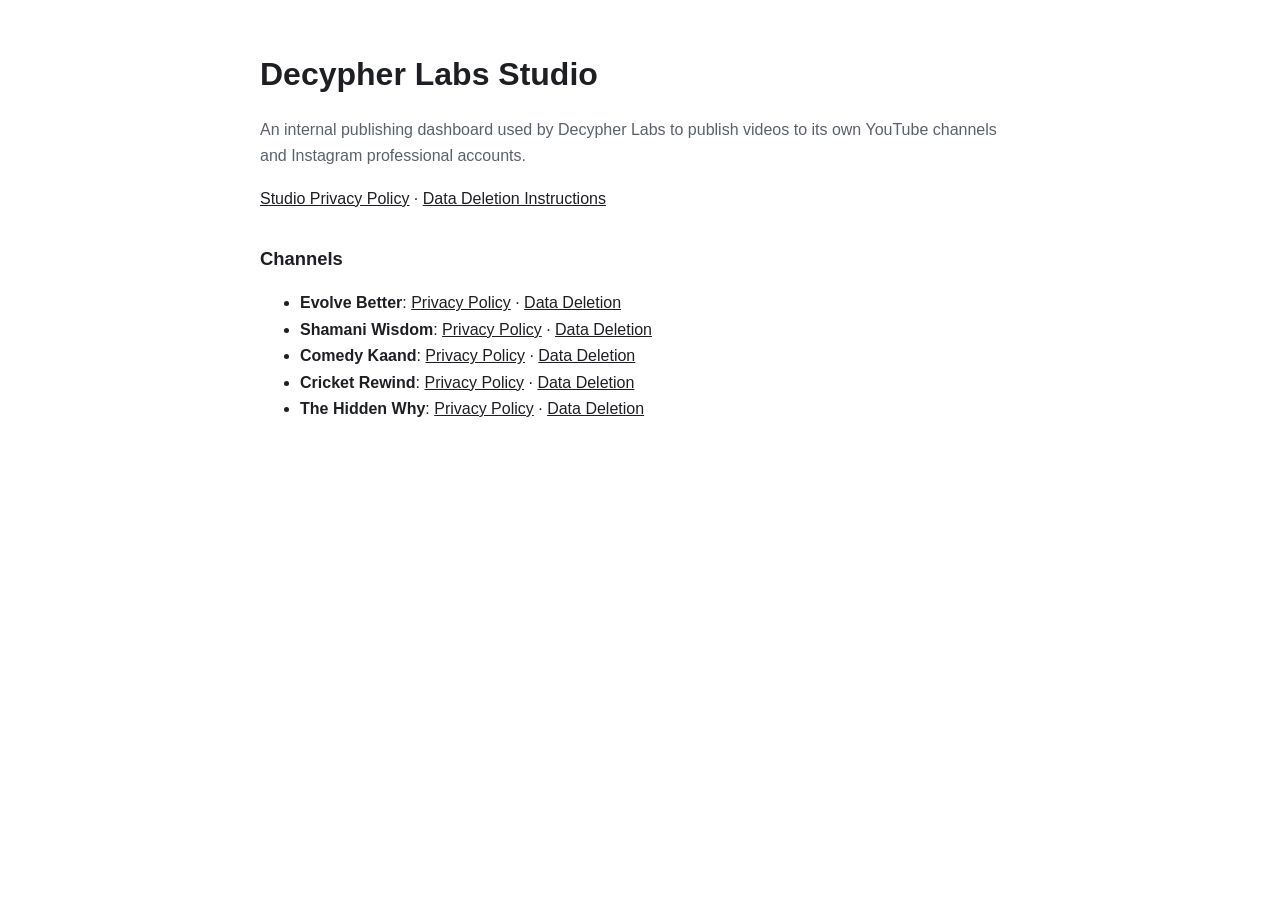
<file: index.html>
<!doctype html><html lang="en"><head><meta charset="utf-8"><meta name="viewport" content="width=device-width,initial-scale=1">
<title>Decypher Labs Studio</title><link rel="stylesheet" href="style.css"></head><body><main>
<h1>Decypher Labs Studio</h1>
<p class="muted">An internal publishing dashboard used by Decypher Labs to publish videos to its own YouTube channels and Instagram professional accounts.</p>
<p><a href="privacy.html">Studio Privacy Policy</a> · <a href="data-deletion.html">Data Deletion Instructions</a></p>
<h2>Channels</h2>
<ul>
<li><strong>Evolve Better</strong>: <a href="evolve-better/privacy.html">Privacy Policy</a> · <a href="evolve-better/data-deletion.html">Data Deletion</a></li>
<li><strong>Shamani Wisdom</strong>: <a href="shamani-wisdom/privacy.html">Privacy Policy</a> · <a href="shamani-wisdom/data-deletion.html">Data Deletion</a></li>
<li><strong>Comedy Kaand</strong>: <a href="comedy-kaand/privacy.html">Privacy Policy</a> · <a href="comedy-kaand/data-deletion.html">Data Deletion</a></li>
<li><strong>Cricket Rewind</strong>: <a href="cricket-rewind/privacy.html">Privacy Policy</a> · <a href="cricket-rewind/data-deletion.html">Data Deletion</a></li>
<li><strong>The Hidden Why</strong>: <a href="the-hidden-why/privacy.html">Privacy Policy</a> · <a href="the-hidden-why/data-deletion.html">Data Deletion</a></li>
</ul>
</main></body></html>
</file>
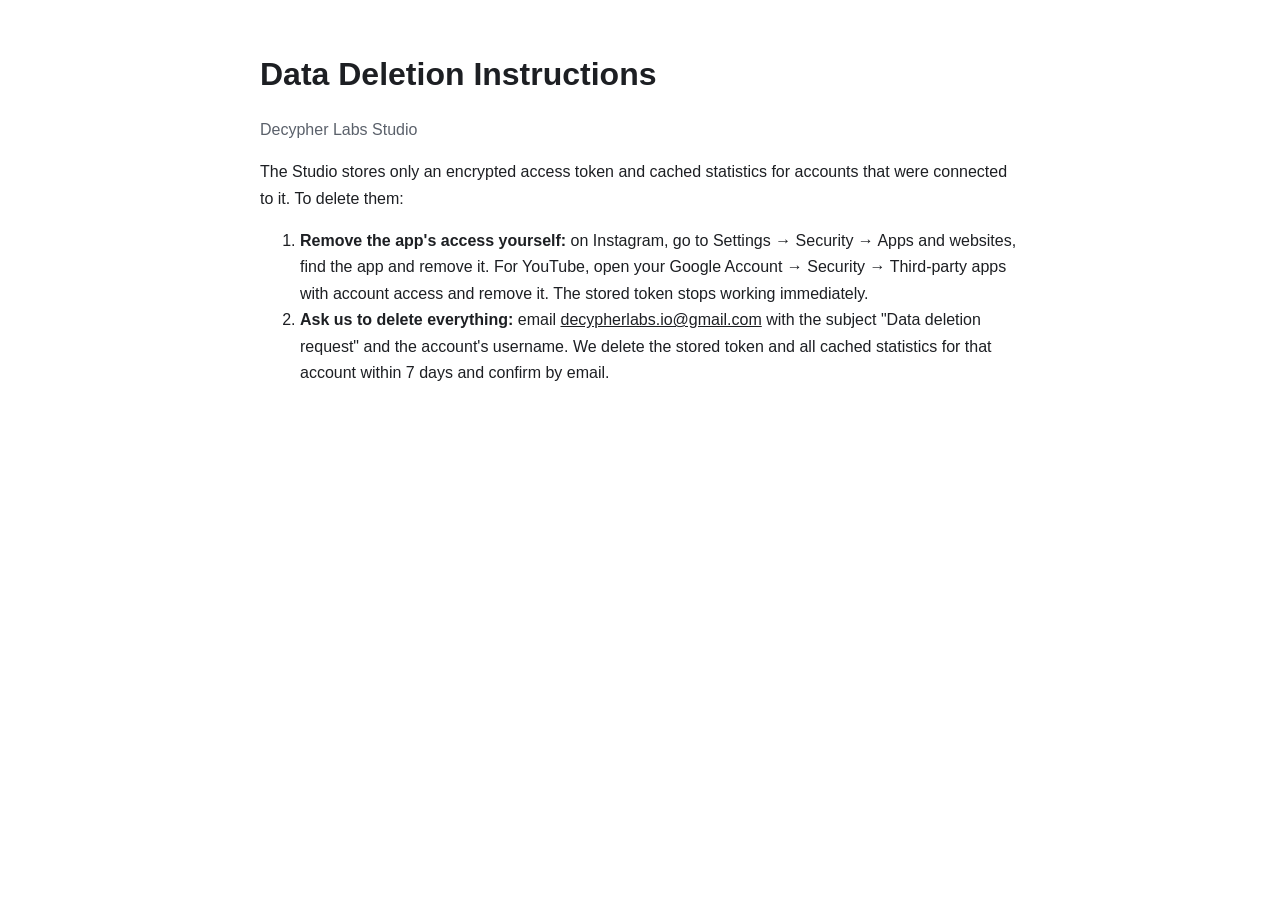
<file: data-deletion.html>
<!doctype html><html lang="en"><head><meta charset="utf-8"><meta name="viewport" content="width=device-width,initial-scale=1">
<title>Data Deletion Instructions</title><link rel="stylesheet" href="style.css"></head><body><main>
<h1>Data Deletion Instructions</h1>
<p class="muted">Decypher Labs Studio</p>
<p>The Studio stores only an encrypted access token and cached statistics for accounts that were connected to it. To delete them:</p>
<ol>
<li><strong>Remove the app's access yourself:</strong> on Instagram, go to Settings → Security → Apps and websites, find the app and remove it. For YouTube, open your Google Account → Security → Third-party apps with account access and remove it. The stored token stops working immediately.</li>
<li><strong>Ask us to delete everything:</strong> email <a href="mailto:decypherlabs.io@gmail.com">decypherlabs.io@gmail.com</a> with the subject "Data deletion request" and the account's username. We delete the stored token and all cached statistics for that account within 7 days and confirm by email.</li>
</ol>
</main></body></html>
</file>
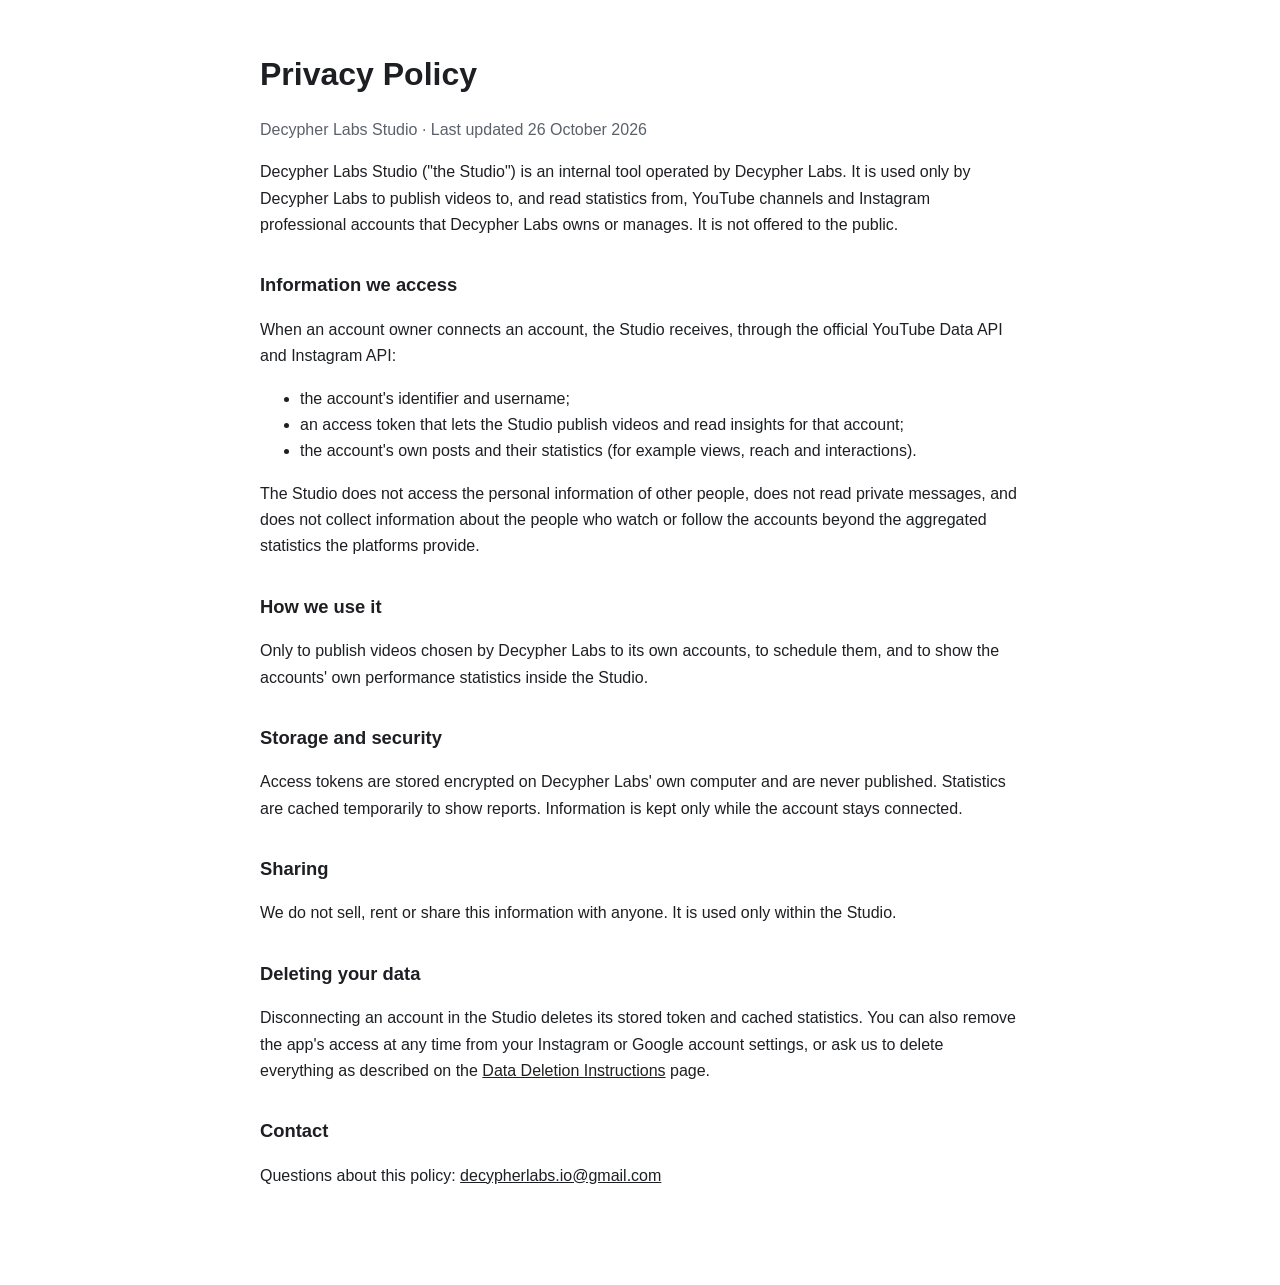
<file: privacy.html>
<!doctype html><html lang="en"><head><meta charset="utf-8"><meta name="viewport" content="width=device-width,initial-scale=1">
<title>Privacy Policy</title><link rel="stylesheet" href="style.css"></head><body><main>
<h1>Privacy Policy</h1>
<p class="muted">Decypher Labs Studio · Last updated 26 October 2026</p>
<p>Decypher Labs Studio ("the Studio") is an internal tool operated by Decypher Labs. It is used only by Decypher Labs to publish videos to, and read statistics from, YouTube channels and Instagram professional accounts that Decypher Labs owns or manages. It is not offered to the public.</p>
<h2>Information we access</h2>
<p>When an account owner connects an account, the Studio receives, through the official YouTube Data API and Instagram API:</p>
<ul>
<li>the account's identifier and username;</li>
<li>an access token that lets the Studio publish videos and read insights for that account;</li>
<li>the account's own posts and their statistics (for example views, reach and interactions).</li>
</ul>
<p>The Studio does not access the personal information of other people, does not read private messages, and does not collect information about the people who watch or follow the accounts beyond the aggregated statistics the platforms provide.</p>
<h2>How we use it</h2>
<p>Only to publish videos chosen by Decypher Labs to its own accounts, to schedule them, and to show the accounts' own performance statistics inside the Studio.</p>
<h2>Storage and security</h2>
<p>Access tokens are stored encrypted on Decypher Labs' own computer and are never published. Statistics are cached temporarily to show reports. Information is kept only while the account stays connected.</p>
<h2>Sharing</h2>
<p>We do not sell, rent or share this information with anyone. It is used only within the Studio.</p>
<h2>Deleting your data</h2>
<p>Disconnecting an account in the Studio deletes its stored token and cached statistics. You can also remove the app's access at any time from your Instagram or Google account settings, or ask us to delete everything as described on the <a href="data-deletion.html">Data Deletion Instructions</a> page.</p>
<h2>Contact</h2>
<p>Questions about this policy: <a href="mailto:decypherlabs.io@gmail.com">decypherlabs.io@gmail.com</a></p>
</main></body></html>
</file>
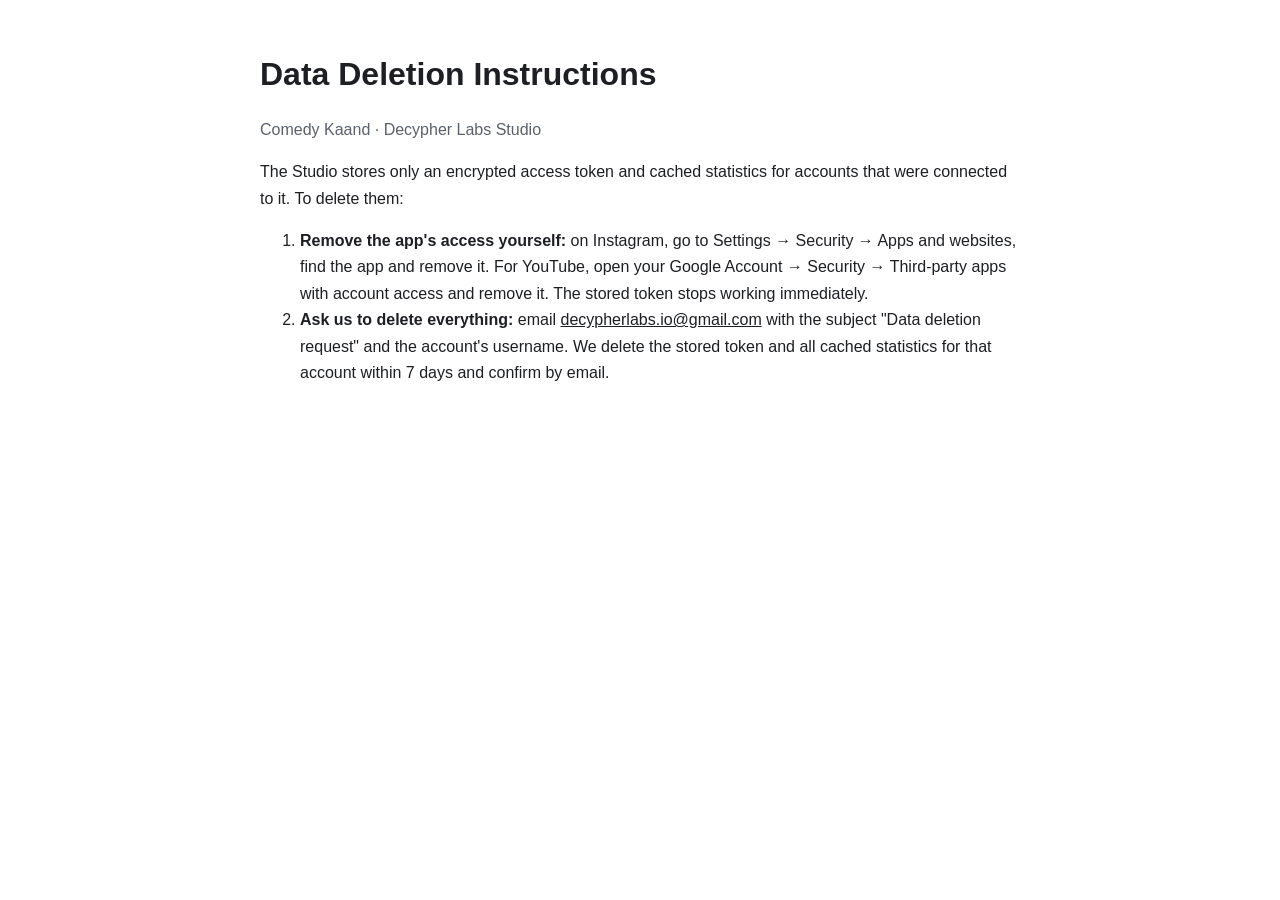
<file: comedy-kaand/data-deletion.html>
<!doctype html><html lang="en"><head><meta charset="utf-8"><meta name="viewport" content="width=device-width,initial-scale=1">
<title>Data Deletion Instructions</title><link rel="stylesheet" href="../style.css"></head><body><main>
<h1>Data Deletion Instructions</h1>
<p class="muted">Comedy Kaand · Decypher Labs Studio</p>
<p>The Studio stores only an encrypted access token and cached statistics for accounts that were connected to it. To delete them:</p>
<ol>
<li><strong>Remove the app's access yourself:</strong> on Instagram, go to Settings → Security → Apps and websites, find the app and remove it. For YouTube, open your Google Account → Security → Third-party apps with account access and remove it. The stored token stops working immediately.</li>
<li><strong>Ask us to delete everything:</strong> email <a href="mailto:decypherlabs.io@gmail.com">decypherlabs.io@gmail.com</a> with the subject "Data deletion request" and the account's username. We delete the stored token and all cached statistics for that account within 7 days and confirm by email.</li>
</ol>
</main></body></html>
</file>
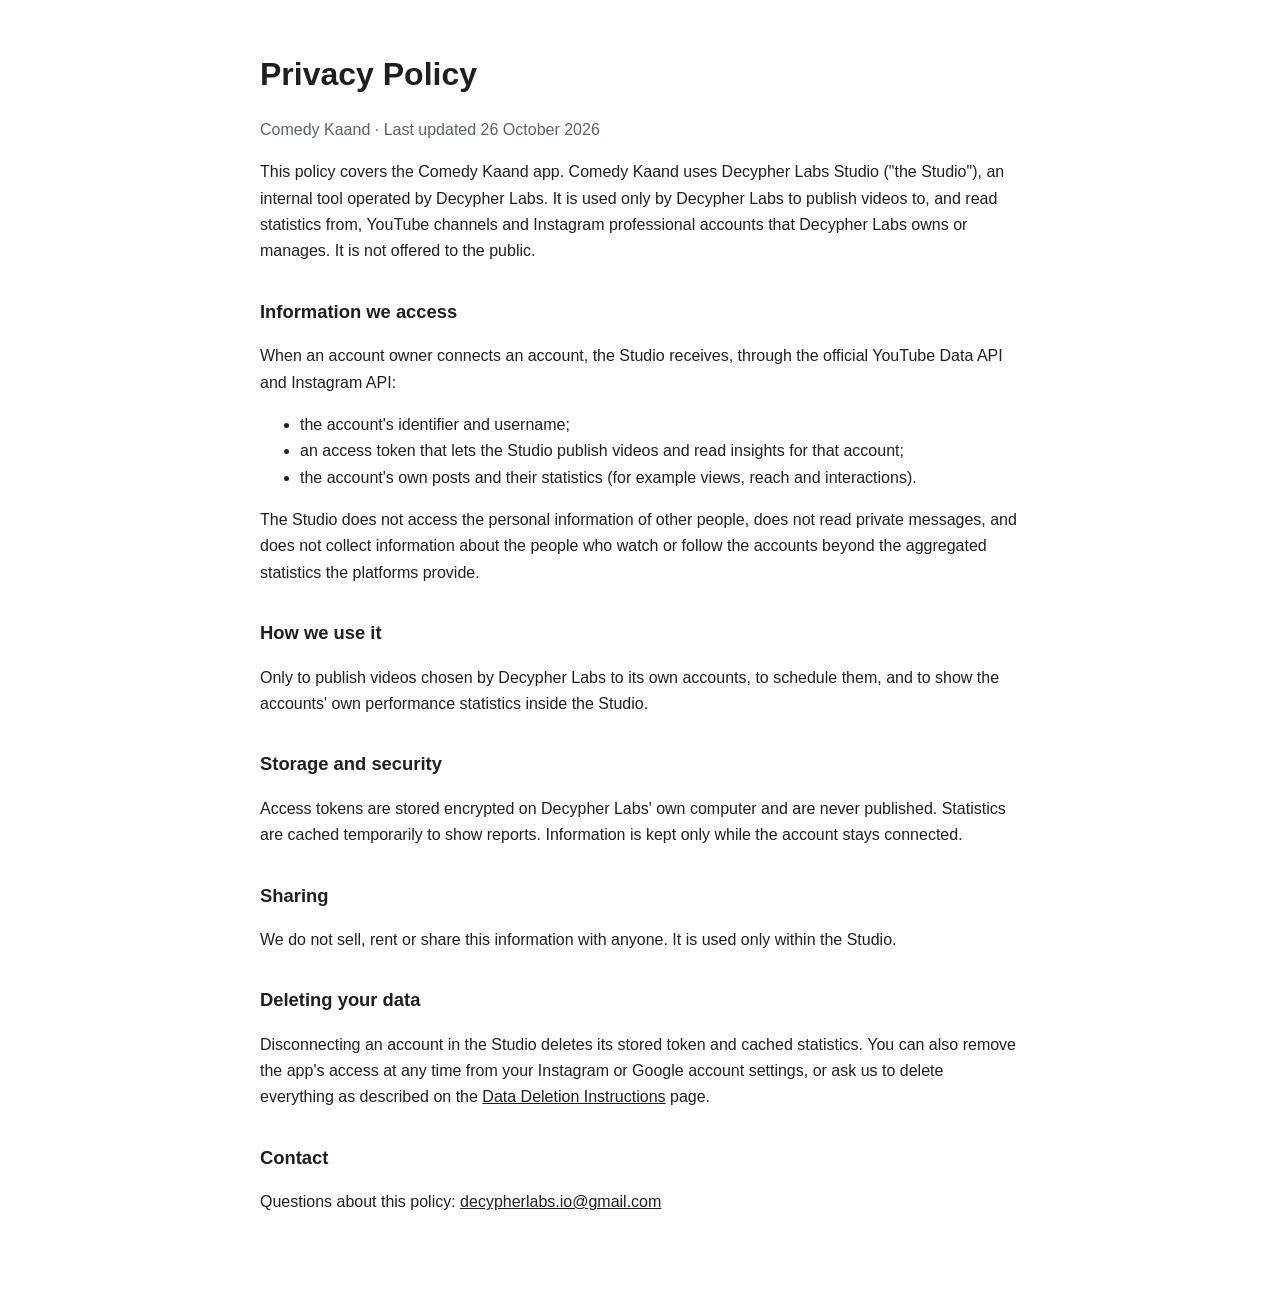
<file: comedy-kaand/privacy.html>
<!doctype html><html lang="en"><head><meta charset="utf-8"><meta name="viewport" content="width=device-width,initial-scale=1">
<title>Privacy Policy</title><link rel="stylesheet" href="../style.css"></head><body><main>
<h1>Privacy Policy</h1>
<p class="muted">Comedy Kaand · Last updated 26 October 2026</p>
<p>This policy covers the Comedy Kaand app. Comedy Kaand uses Decypher Labs Studio ("the Studio"), an internal tool operated by Decypher Labs. It is used only by Decypher Labs to publish videos to, and read statistics from, YouTube channels and Instagram professional accounts that Decypher Labs owns or manages. It is not offered to the public.</p>
<h2>Information we access</h2>
<p>When an account owner connects an account, the Studio receives, through the official YouTube Data API and Instagram API:</p>
<ul>
<li>the account's identifier and username;</li>
<li>an access token that lets the Studio publish videos and read insights for that account;</li>
<li>the account's own posts and their statistics (for example views, reach and interactions).</li>
</ul>
<p>The Studio does not access the personal information of other people, does not read private messages, and does not collect information about the people who watch or follow the accounts beyond the aggregated statistics the platforms provide.</p>
<h2>How we use it</h2>
<p>Only to publish videos chosen by Decypher Labs to its own accounts, to schedule them, and to show the accounts' own performance statistics inside the Studio.</p>
<h2>Storage and security</h2>
<p>Access tokens are stored encrypted on Decypher Labs' own computer and are never published. Statistics are cached temporarily to show reports. Information is kept only while the account stays connected.</p>
<h2>Sharing</h2>
<p>We do not sell, rent or share this information with anyone. It is used only within the Studio.</p>
<h2>Deleting your data</h2>
<p>Disconnecting an account in the Studio deletes its stored token and cached statistics. You can also remove the app's access at any time from your Instagram or Google account settings, or ask us to delete everything as described on the <a href="data-deletion.html">Data Deletion Instructions</a> page.</p>
<h2>Contact</h2>
<p>Questions about this policy: <a href="mailto:decypherlabs.io@gmail.com">decypherlabs.io@gmail.com</a></p>
</main></body></html>
</file>
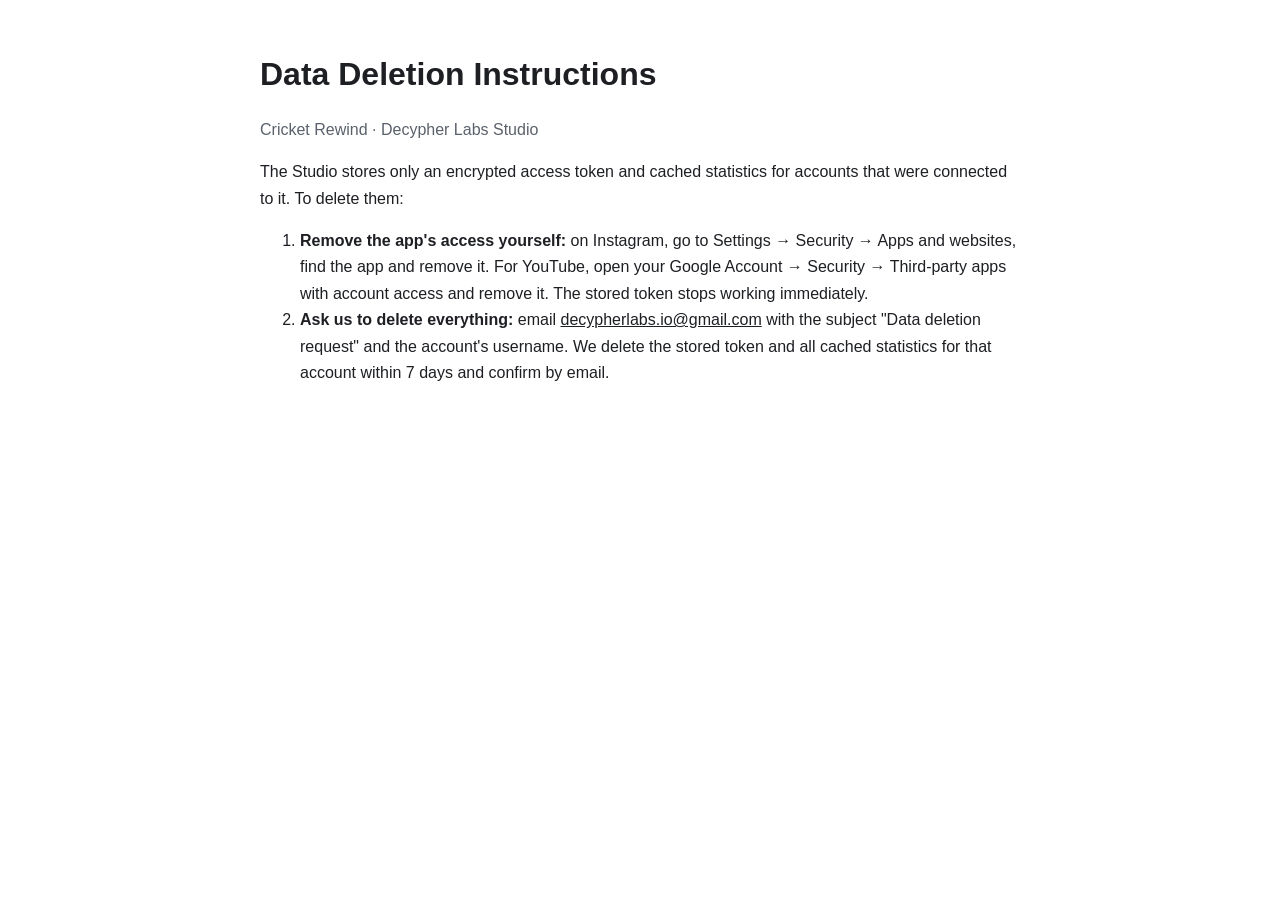
<file: cricket-rewind/data-deletion.html>
<!doctype html><html lang="en"><head><meta charset="utf-8"><meta name="viewport" content="width=device-width,initial-scale=1">
<title>Data Deletion Instructions</title><link rel="stylesheet" href="../style.css"></head><body><main>
<h1>Data Deletion Instructions</h1>
<p class="muted">Cricket Rewind · Decypher Labs Studio</p>
<p>The Studio stores only an encrypted access token and cached statistics for accounts that were connected to it. To delete them:</p>
<ol>
<li><strong>Remove the app's access yourself:</strong> on Instagram, go to Settings → Security → Apps and websites, find the app and remove it. For YouTube, open your Google Account → Security → Third-party apps with account access and remove it. The stored token stops working immediately.</li>
<li><strong>Ask us to delete everything:</strong> email <a href="mailto:decypherlabs.io@gmail.com">decypherlabs.io@gmail.com</a> with the subject "Data deletion request" and the account's username. We delete the stored token and all cached statistics for that account within 7 days and confirm by email.</li>
</ol>
</main></body></html>
</file>
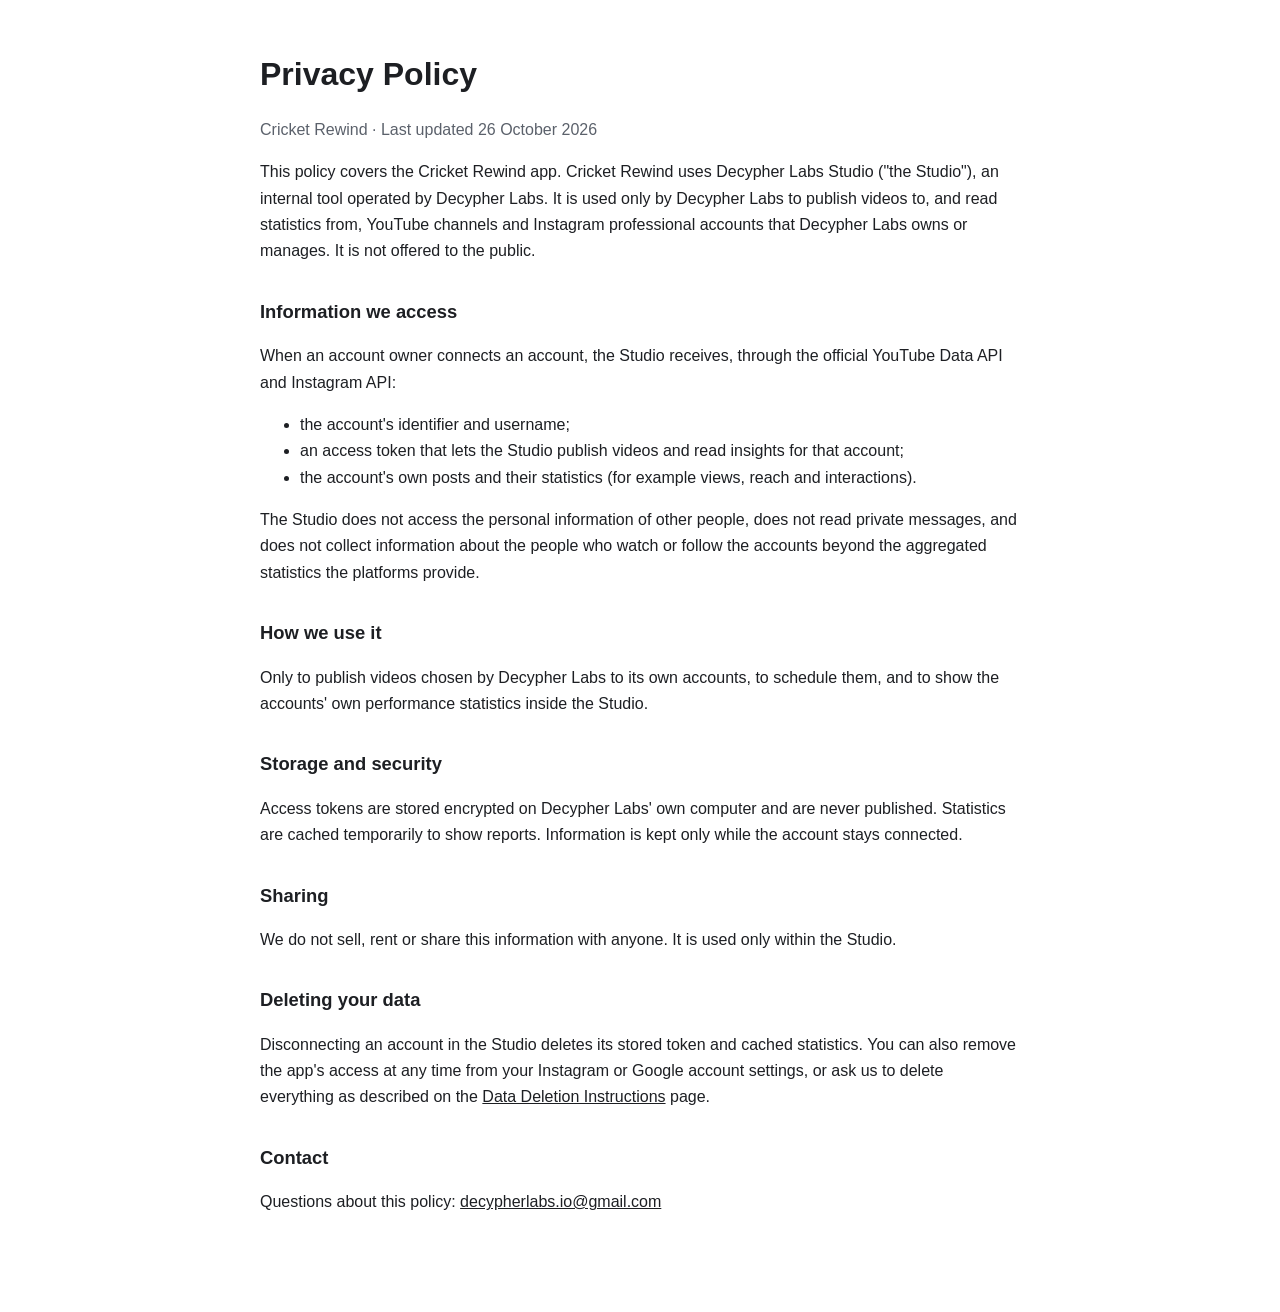
<file: cricket-rewind/privacy.html>
<!doctype html><html lang="en"><head><meta charset="utf-8"><meta name="viewport" content="width=device-width,initial-scale=1">
<title>Privacy Policy</title><link rel="stylesheet" href="../style.css"></head><body><main>
<h1>Privacy Policy</h1>
<p class="muted">Cricket Rewind · Last updated 26 October 2026</p>
<p>This policy covers the Cricket Rewind app. Cricket Rewind uses Decypher Labs Studio ("the Studio"), an internal tool operated by Decypher Labs. It is used only by Decypher Labs to publish videos to, and read statistics from, YouTube channels and Instagram professional accounts that Decypher Labs owns or manages. It is not offered to the public.</p>
<h2>Information we access</h2>
<p>When an account owner connects an account, the Studio receives, through the official YouTube Data API and Instagram API:</p>
<ul>
<li>the account's identifier and username;</li>
<li>an access token that lets the Studio publish videos and read insights for that account;</li>
<li>the account's own posts and their statistics (for example views, reach and interactions).</li>
</ul>
<p>The Studio does not access the personal information of other people, does not read private messages, and does not collect information about the people who watch or follow the accounts beyond the aggregated statistics the platforms provide.</p>
<h2>How we use it</h2>
<p>Only to publish videos chosen by Decypher Labs to its own accounts, to schedule them, and to show the accounts' own performance statistics inside the Studio.</p>
<h2>Storage and security</h2>
<p>Access tokens are stored encrypted on Decypher Labs' own computer and are never published. Statistics are cached temporarily to show reports. Information is kept only while the account stays connected.</p>
<h2>Sharing</h2>
<p>We do not sell, rent or share this information with anyone. It is used only within the Studio.</p>
<h2>Deleting your data</h2>
<p>Disconnecting an account in the Studio deletes its stored token and cached statistics. You can also remove the app's access at any time from your Instagram or Google account settings, or ask us to delete everything as described on the <a href="data-deletion.html">Data Deletion Instructions</a> page.</p>
<h2>Contact</h2>
<p>Questions about this policy: <a href="mailto:decypherlabs.io@gmail.com">decypherlabs.io@gmail.com</a></p>
</main></body></html>
</file>
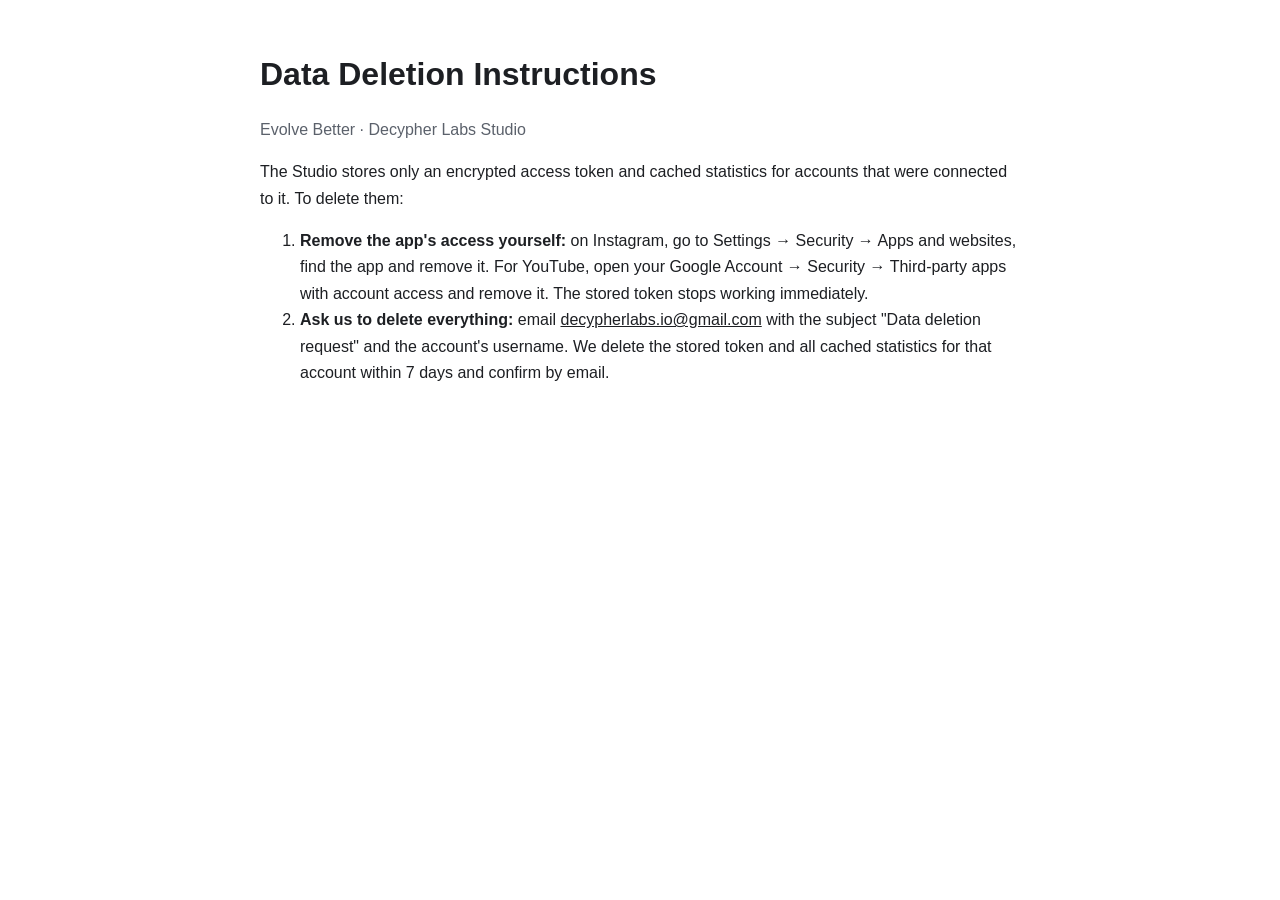
<file: evolve-better/data-deletion.html>
<!doctype html><html lang="en"><head><meta charset="utf-8"><meta name="viewport" content="width=device-width,initial-scale=1">
<title>Data Deletion Instructions</title><link rel="stylesheet" href="../style.css"></head><body><main>
<h1>Data Deletion Instructions</h1>
<p class="muted">Evolve Better · Decypher Labs Studio</p>
<p>The Studio stores only an encrypted access token and cached statistics for accounts that were connected to it. To delete them:</p>
<ol>
<li><strong>Remove the app's access yourself:</strong> on Instagram, go to Settings → Security → Apps and websites, find the app and remove it. For YouTube, open your Google Account → Security → Third-party apps with account access and remove it. The stored token stops working immediately.</li>
<li><strong>Ask us to delete everything:</strong> email <a href="mailto:decypherlabs.io@gmail.com">decypherlabs.io@gmail.com</a> with the subject "Data deletion request" and the account's username. We delete the stored token and all cached statistics for that account within 7 days and confirm by email.</li>
</ol>
</main></body></html>
</file>
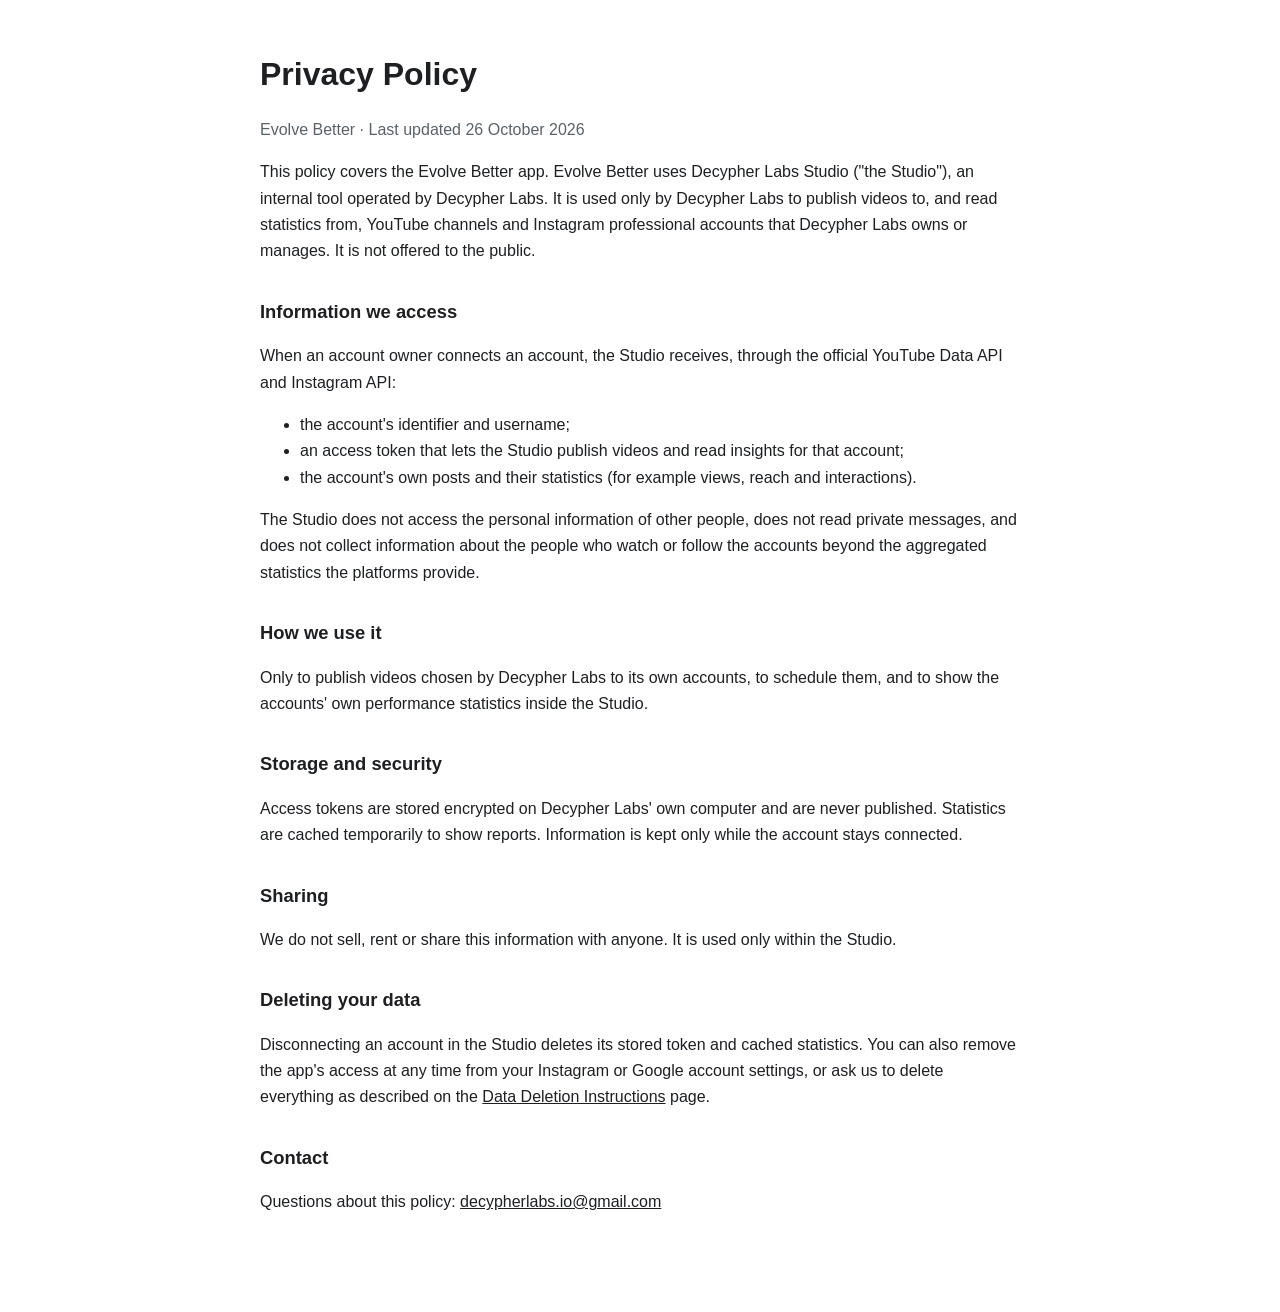
<file: evolve-better/privacy.html>
<!doctype html><html lang="en"><head><meta charset="utf-8"><meta name="viewport" content="width=device-width,initial-scale=1">
<title>Privacy Policy</title><link rel="stylesheet" href="../style.css"></head><body><main>
<h1>Privacy Policy</h1>
<p class="muted">Evolve Better · Last updated 26 October 2026</p>
<p>This policy covers the Evolve Better app. Evolve Better uses Decypher Labs Studio ("the Studio"), an internal tool operated by Decypher Labs. It is used only by Decypher Labs to publish videos to, and read statistics from, YouTube channels and Instagram professional accounts that Decypher Labs owns or manages. It is not offered to the public.</p>
<h2>Information we access</h2>
<p>When an account owner connects an account, the Studio receives, through the official YouTube Data API and Instagram API:</p>
<ul>
<li>the account's identifier and username;</li>
<li>an access token that lets the Studio publish videos and read insights for that account;</li>
<li>the account's own posts and their statistics (for example views, reach and interactions).</li>
</ul>
<p>The Studio does not access the personal information of other people, does not read private messages, and does not collect information about the people who watch or follow the accounts beyond the aggregated statistics the platforms provide.</p>
<h2>How we use it</h2>
<p>Only to publish videos chosen by Decypher Labs to its own accounts, to schedule them, and to show the accounts' own performance statistics inside the Studio.</p>
<h2>Storage and security</h2>
<p>Access tokens are stored encrypted on Decypher Labs' own computer and are never published. Statistics are cached temporarily to show reports. Information is kept only while the account stays connected.</p>
<h2>Sharing</h2>
<p>We do not sell, rent or share this information with anyone. It is used only within the Studio.</p>
<h2>Deleting your data</h2>
<p>Disconnecting an account in the Studio deletes its stored token and cached statistics. You can also remove the app's access at any time from your Instagram or Google account settings, or ask us to delete everything as described on the <a href="data-deletion.html">Data Deletion Instructions</a> page.</p>
<h2>Contact</h2>
<p>Questions about this policy: <a href="mailto:decypherlabs.io@gmail.com">decypherlabs.io@gmail.com</a></p>
</main></body></html>
</file>
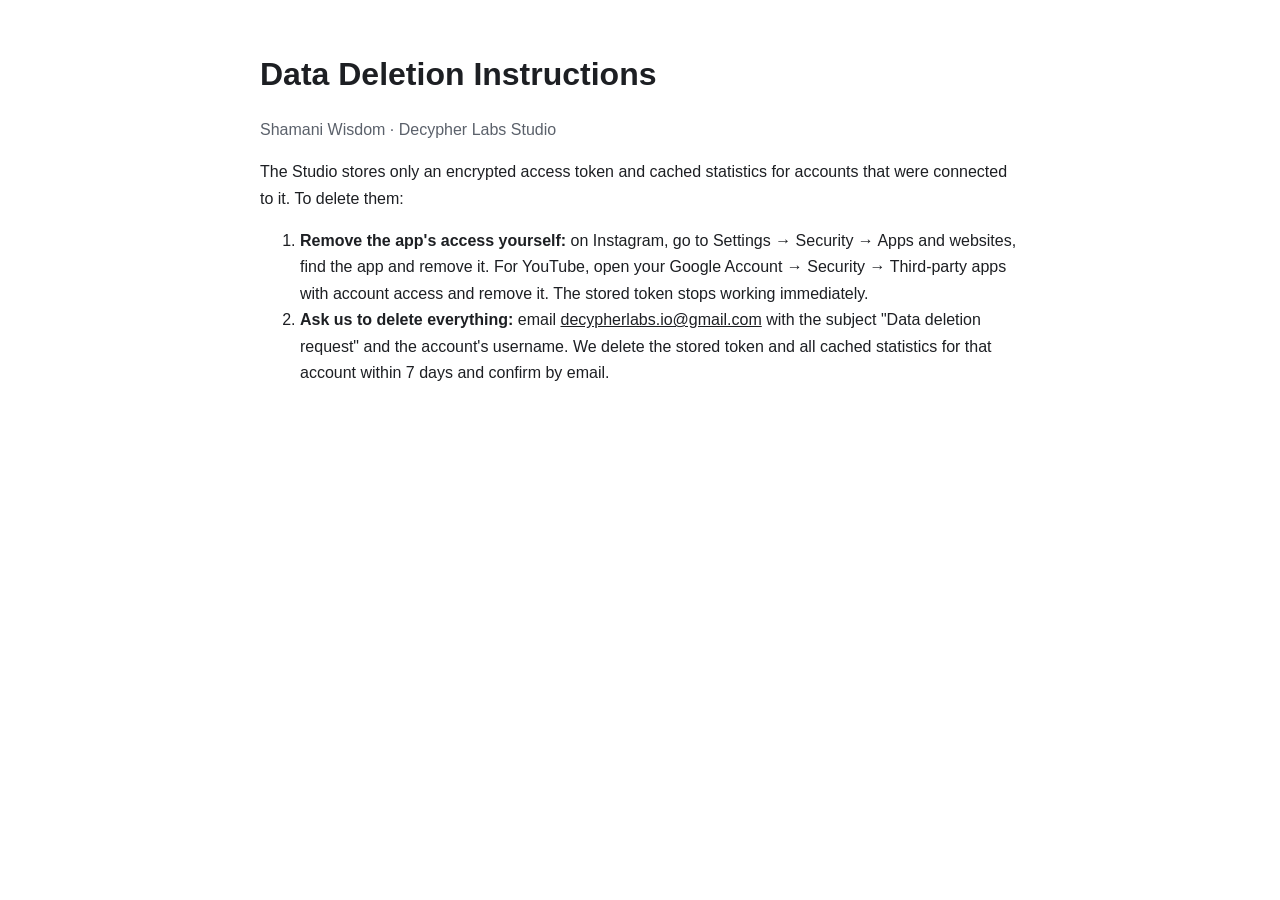
<file: shamani-wisdom/data-deletion.html>
<!doctype html><html lang="en"><head><meta charset="utf-8"><meta name="viewport" content="width=device-width,initial-scale=1">
<title>Data Deletion Instructions</title><link rel="stylesheet" href="../style.css"></head><body><main>
<h1>Data Deletion Instructions</h1>
<p class="muted">Shamani Wisdom · Decypher Labs Studio</p>
<p>The Studio stores only an encrypted access token and cached statistics for accounts that were connected to it. To delete them:</p>
<ol>
<li><strong>Remove the app's access yourself:</strong> on Instagram, go to Settings → Security → Apps and websites, find the app and remove it. For YouTube, open your Google Account → Security → Third-party apps with account access and remove it. The stored token stops working immediately.</li>
<li><strong>Ask us to delete everything:</strong> email <a href="mailto:decypherlabs.io@gmail.com">decypherlabs.io@gmail.com</a> with the subject "Data deletion request" and the account's username. We delete the stored token and all cached statistics for that account within 7 days and confirm by email.</li>
</ol>
</main></body></html>
</file>
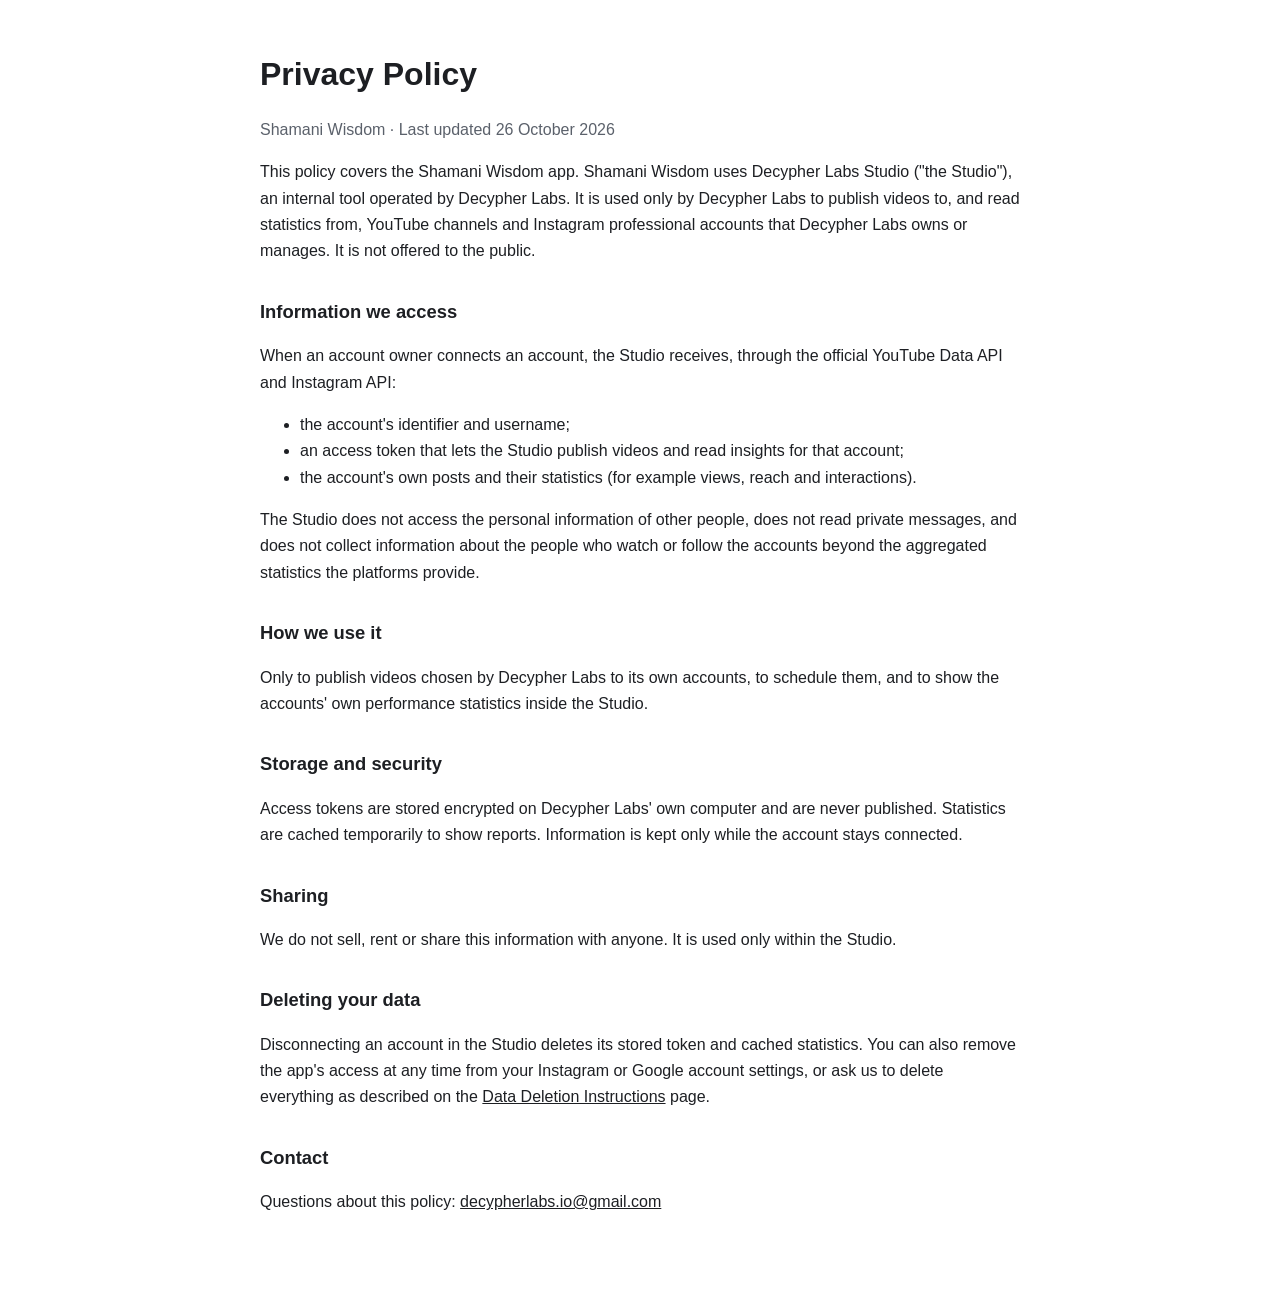
<file: shamani-wisdom/privacy.html>
<!doctype html><html lang="en"><head><meta charset="utf-8"><meta name="viewport" content="width=device-width,initial-scale=1">
<title>Privacy Policy</title><link rel="stylesheet" href="../style.css"></head><body><main>
<h1>Privacy Policy</h1>
<p class="muted">Shamani Wisdom · Last updated 26 October 2026</p>
<p>This policy covers the Shamani Wisdom app. Shamani Wisdom uses Decypher Labs Studio ("the Studio"), an internal tool operated by Decypher Labs. It is used only by Decypher Labs to publish videos to, and read statistics from, YouTube channels and Instagram professional accounts that Decypher Labs owns or manages. It is not offered to the public.</p>
<h2>Information we access</h2>
<p>When an account owner connects an account, the Studio receives, through the official YouTube Data API and Instagram API:</p>
<ul>
<li>the account's identifier and username;</li>
<li>an access token that lets the Studio publish videos and read insights for that account;</li>
<li>the account's own posts and their statistics (for example views, reach and interactions).</li>
</ul>
<p>The Studio does not access the personal information of other people, does not read private messages, and does not collect information about the people who watch or follow the accounts beyond the aggregated statistics the platforms provide.</p>
<h2>How we use it</h2>
<p>Only to publish videos chosen by Decypher Labs to its own accounts, to schedule them, and to show the accounts' own performance statistics inside the Studio.</p>
<h2>Storage and security</h2>
<p>Access tokens are stored encrypted on Decypher Labs' own computer and are never published. Statistics are cached temporarily to show reports. Information is kept only while the account stays connected.</p>
<h2>Sharing</h2>
<p>We do not sell, rent or share this information with anyone. It is used only within the Studio.</p>
<h2>Deleting your data</h2>
<p>Disconnecting an account in the Studio deletes its stored token and cached statistics. You can also remove the app's access at any time from your Instagram or Google account settings, or ask us to delete everything as described on the <a href="data-deletion.html">Data Deletion Instructions</a> page.</p>
<h2>Contact</h2>
<p>Questions about this policy: <a href="mailto:decypherlabs.io@gmail.com">decypherlabs.io@gmail.com</a></p>
</main></body></html>
</file>
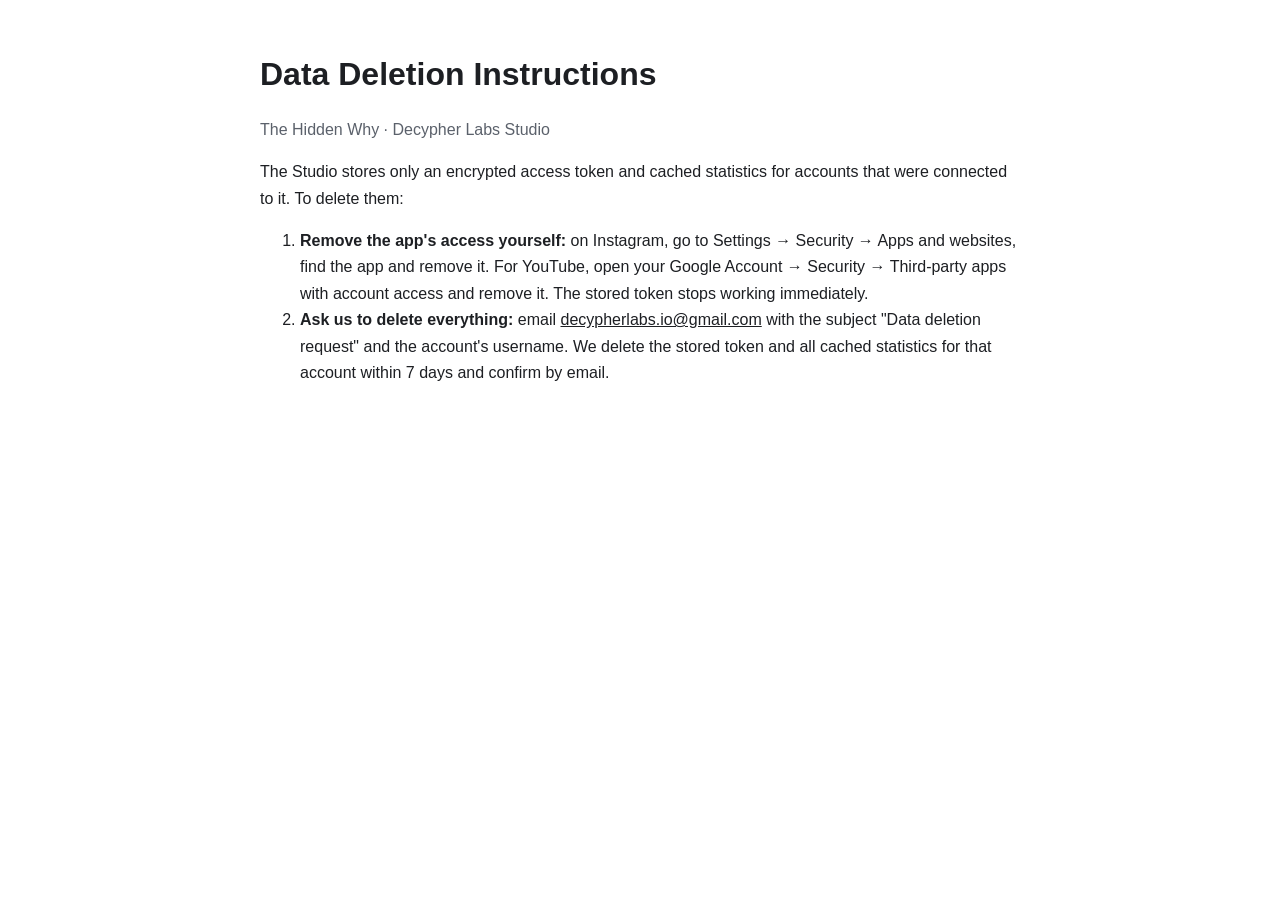
<file: the-hidden-why/data-deletion.html>
<!doctype html><html lang="en"><head><meta charset="utf-8"><meta name="viewport" content="width=device-width,initial-scale=1">
<title>Data Deletion Instructions</title><link rel="stylesheet" href="../style.css"></head><body><main>
<h1>Data Deletion Instructions</h1>
<p class="muted">The Hidden Why · Decypher Labs Studio</p>
<p>The Studio stores only an encrypted access token and cached statistics for accounts that were connected to it. To delete them:</p>
<ol>
<li><strong>Remove the app's access yourself:</strong> on Instagram, go to Settings → Security → Apps and websites, find the app and remove it. For YouTube, open your Google Account → Security → Third-party apps with account access and remove it. The stored token stops working immediately.</li>
<li><strong>Ask us to delete everything:</strong> email <a href="mailto:decypherlabs.io@gmail.com">decypherlabs.io@gmail.com</a> with the subject "Data deletion request" and the account's username. We delete the stored token and all cached statistics for that account within 7 days and confirm by email.</li>
</ol>
</main></body></html>
</file>
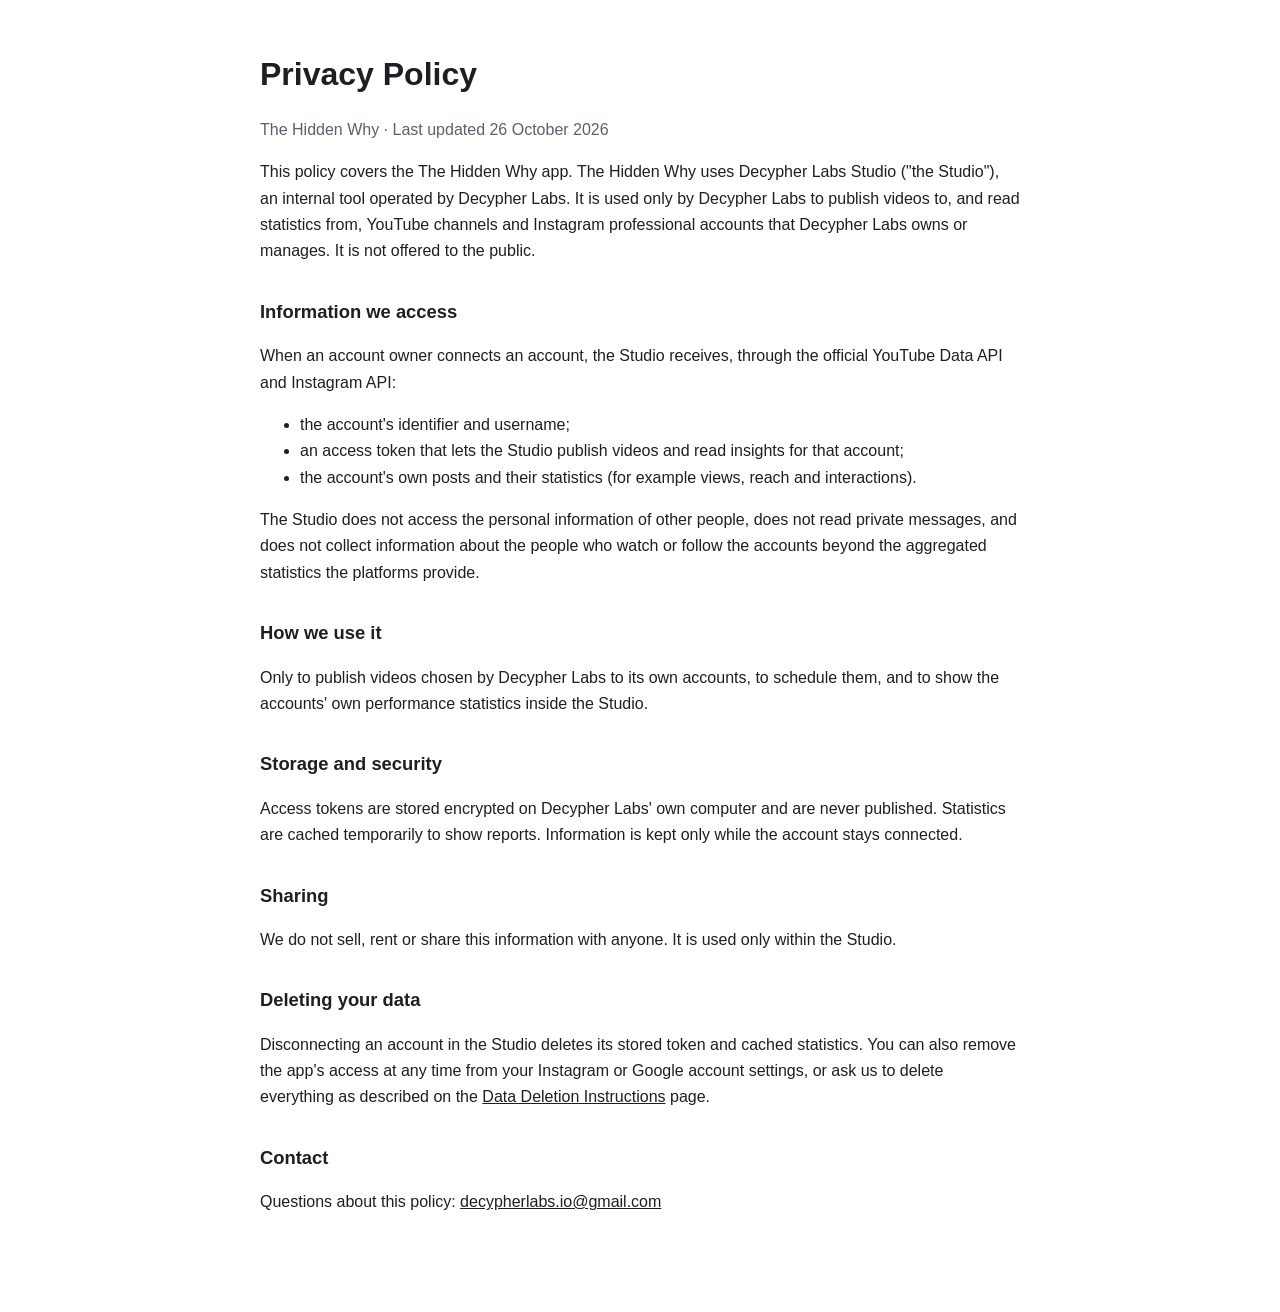
<file: the-hidden-why/privacy.html>
<!doctype html><html lang="en"><head><meta charset="utf-8"><meta name="viewport" content="width=device-width,initial-scale=1">
<title>Privacy Policy</title><link rel="stylesheet" href="../style.css"></head><body><main>
<h1>Privacy Policy</h1>
<p class="muted">The Hidden Why · Last updated 26 October 2026</p>
<p>This policy covers the The Hidden Why app. The Hidden Why uses Decypher Labs Studio ("the Studio"), an internal tool operated by Decypher Labs. It is used only by Decypher Labs to publish videos to, and read statistics from, YouTube channels and Instagram professional accounts that Decypher Labs owns or manages. It is not offered to the public.</p>
<h2>Information we access</h2>
<p>When an account owner connects an account, the Studio receives, through the official YouTube Data API and Instagram API:</p>
<ul>
<li>the account's identifier and username;</li>
<li>an access token that lets the Studio publish videos and read insights for that account;</li>
<li>the account's own posts and their statistics (for example views, reach and interactions).</li>
</ul>
<p>The Studio does not access the personal information of other people, does not read private messages, and does not collect information about the people who watch or follow the accounts beyond the aggregated statistics the platforms provide.</p>
<h2>How we use it</h2>
<p>Only to publish videos chosen by Decypher Labs to its own accounts, to schedule them, and to show the accounts' own performance statistics inside the Studio.</p>
<h2>Storage and security</h2>
<p>Access tokens are stored encrypted on Decypher Labs' own computer and are never published. Statistics are cached temporarily to show reports. Information is kept only while the account stays connected.</p>
<h2>Sharing</h2>
<p>We do not sell, rent or share this information with anyone. It is used only within the Studio.</p>
<h2>Deleting your data</h2>
<p>Disconnecting an account in the Studio deletes its stored token and cached statistics. You can also remove the app's access at any time from your Instagram or Google account settings, or ask us to delete everything as described on the <a href="data-deletion.html">Data Deletion Instructions</a> page.</p>
<h2>Contact</h2>
<p>Questions about this policy: <a href="mailto:decypherlabs.io@gmail.com">decypherlabs.io@gmail.com</a></p>
</main></body></html>
</file>
<file: style.css>
:root{--bg:#fff;--fg:#1d1f23;--muted:#5b616b;--line:#e3e5e8}
@media (prefers-color-scheme:dark){:root{--bg:#121418;--fg:#e8eaed;--muted:#a0a6ae;--line:#2a2e35}}
body{margin:0;background:var(--bg);color:var(--fg);font:16px/1.65 -apple-system,BlinkMacSystemFont,"Segoe UI",Roboto,sans-serif}
main{max-width:760px;margin:0 auto;padding:48px 16px 80px}
h1{font-size:2rem;margin:0 0 4px}h2{font-size:1.15rem;margin:32px 0 8px}
.muted{color:var(--muted)}a{color:inherit}hr{border:0;border-top:1px solid var(--line);margin:32px 0}
</file>
